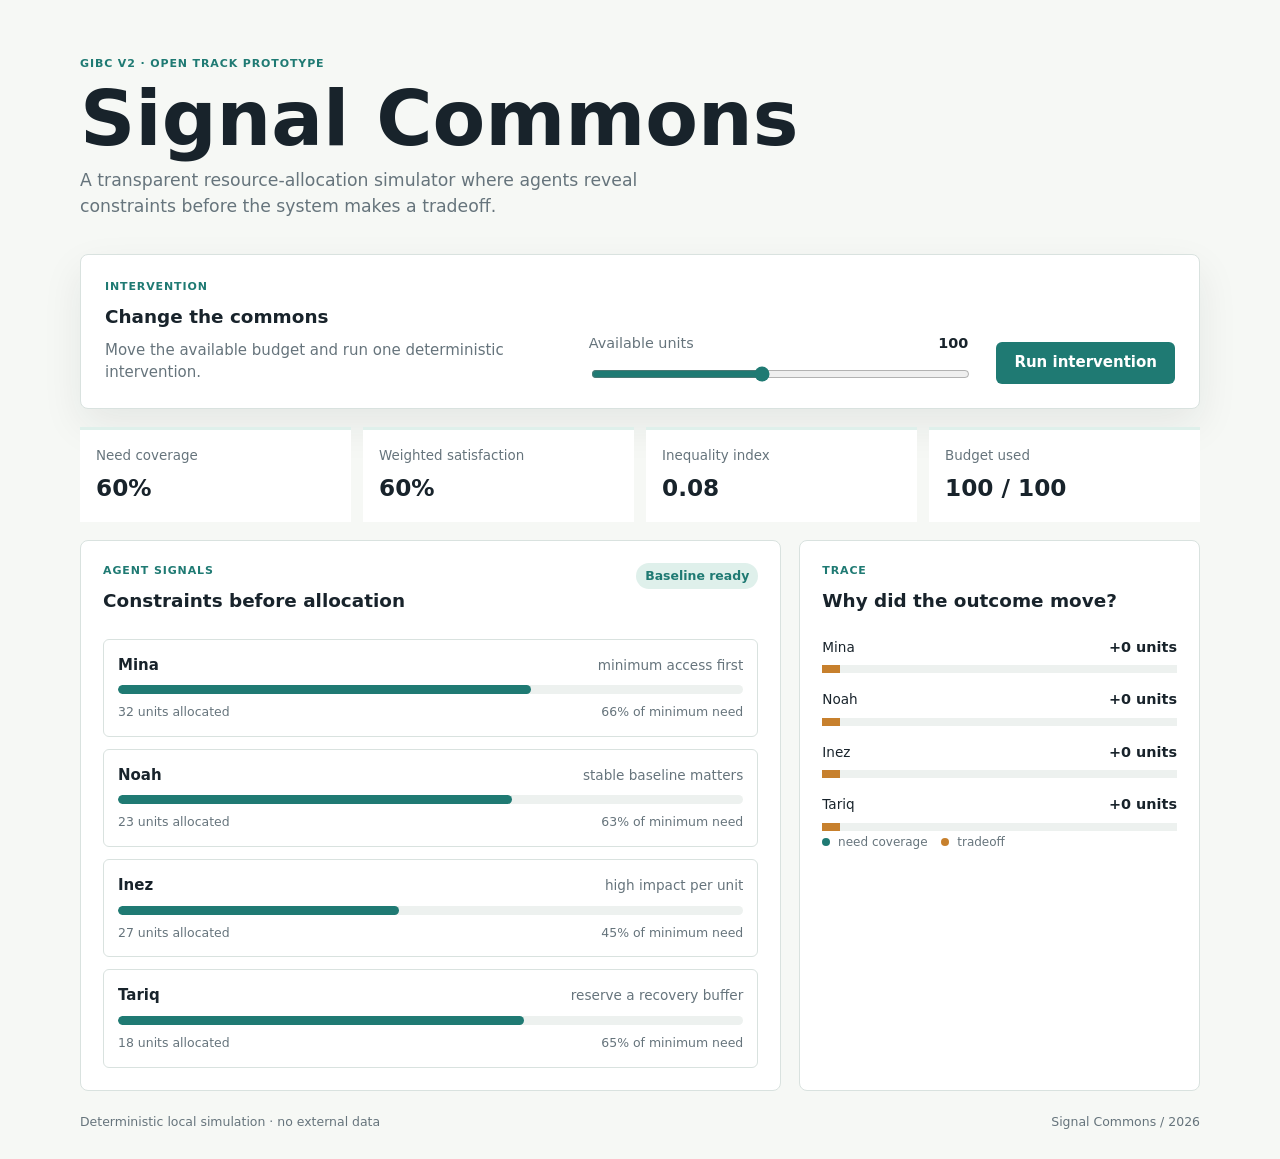
<file: index.html>
<!doctype html>
<html lang="en">
<head>
  <meta charset="utf-8">
  <meta name="viewport" content="width=device-width, initial-scale=1">
  <title>Signal Commons</title>
  <link rel="stylesheet" href="styles.css">
</head>
<body>
  <main class="shell">
    <header class="hero">
      <p class="eyebrow">GIBC V2 · OPEN TRACK PROTOTYPE</p>
      <h1>Signal Commons</h1>
      <p class="lede">A transparent resource-allocation simulator where agents reveal constraints before the system makes a tradeoff.</p>
    </header>

    <section class="controls" aria-labelledby="controls-title">
      <div>
        <p class="eyebrow">INTERVENTION</p>
        <h2 id="controls-title">Change the commons</h2>
        <p class="muted">Move the available budget and run one deterministic intervention.</p>
      </div>
      <label class="budget-control">
        <span>Available units <output id="budget-output">100</output></span>
        <input id="budget" type="range" min="35" max="180" value="100" step="5">
      </label>
      <button id="run" type="button">Run intervention</button>
    </section>

    <section class="metrics" aria-label="System metrics">
      <article><span>Need coverage</span><strong id="coverage">0%</strong></article>
      <article><span>Weighted satisfaction</span><strong id="satisfaction">0%</strong></article>
      <article><span>Inequality index</span><strong id="inequality">0.00</strong></article>
      <article><span>Budget used</span><strong id="used">0 / 0</strong></article>
    </section>

    <section class="workspace">
      <div class="panel">
        <div class="panel-heading">
          <div>
            <p class="eyebrow">AGENT SIGNALS</p>
            <h2>Constraints before allocation</h2>
          </div>
          <span class="status" id="status">Baseline ready</span>
        </div>
        <div id="agent-list" class="agent-list"></div>
      </div>

      <aside class="panel comparison">
        <p class="eyebrow">TRACE</p>
        <h2>Why did the outcome move?</h2>
        <div id="trace" class="trace"></div>
        <div class="legend"><span class="dot need"></span> need coverage <span class="dot tradeoff"></span> tradeoff</div>
      </aside>
    </section>

    <footer>
      <span>Deterministic local simulation · no external data</span>
      <span>Signal Commons / 2026</span>
    </footer>
  </main>
  <script src="app.js"></script>
</body>
</html>
</file>
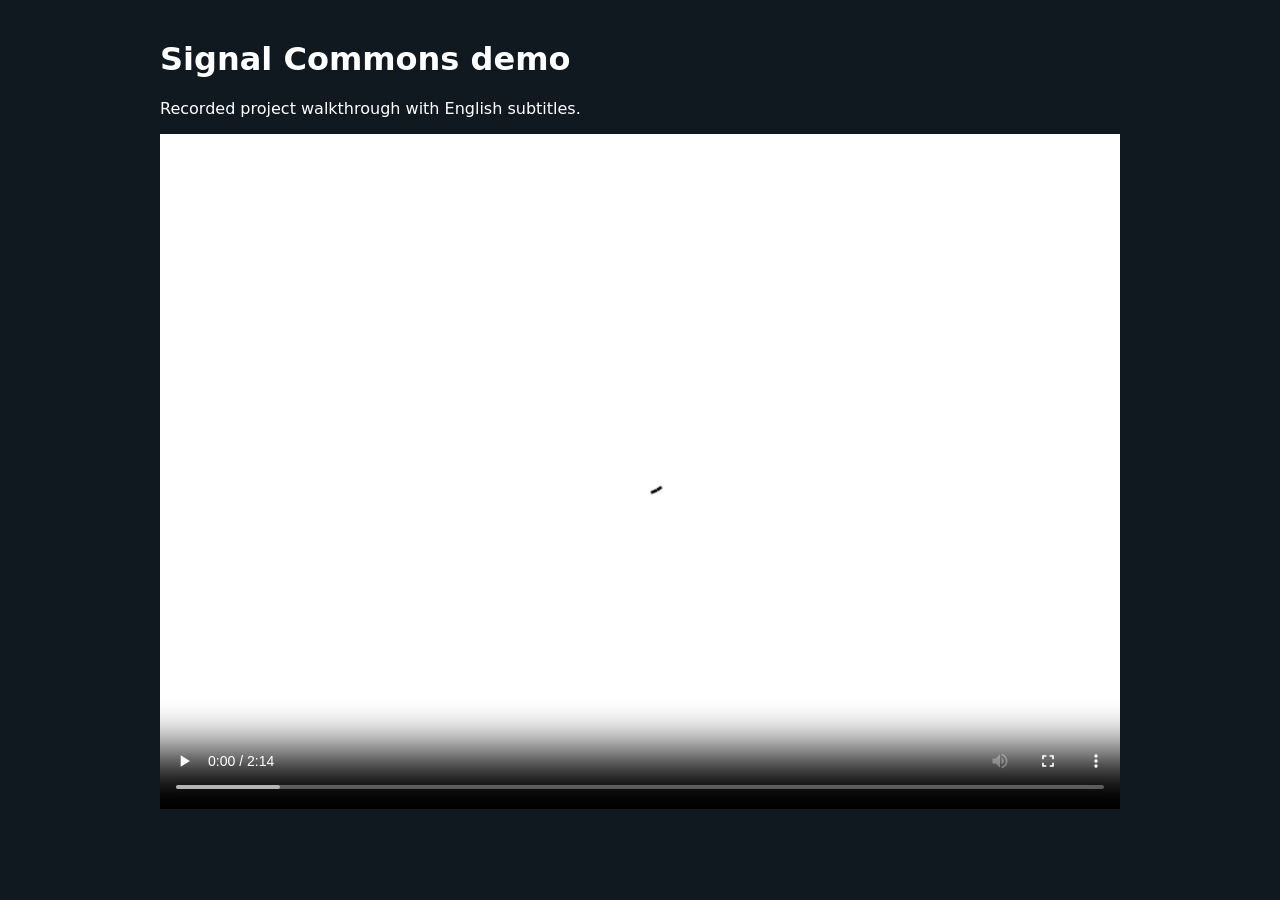
<file: demo-video.html>
<!doctype html>
<html lang="en">
<head><meta charset="utf-8"><meta name="viewport" content="width=device-width,initial-scale=1"><title>Signal Commons demo</title></head>
<body style="margin:0;background:#101820;color:#fff;font:16px system-ui,sans-serif"><main style="max-width:960px;margin:40px auto;padding:0 20px"><h1>Signal Commons demo</h1><p>Recorded project walkthrough with English subtitles.</p><video controls preload="metadata" width="100%" src="demo-video.webm"></video></main></body>
</html>
</file>
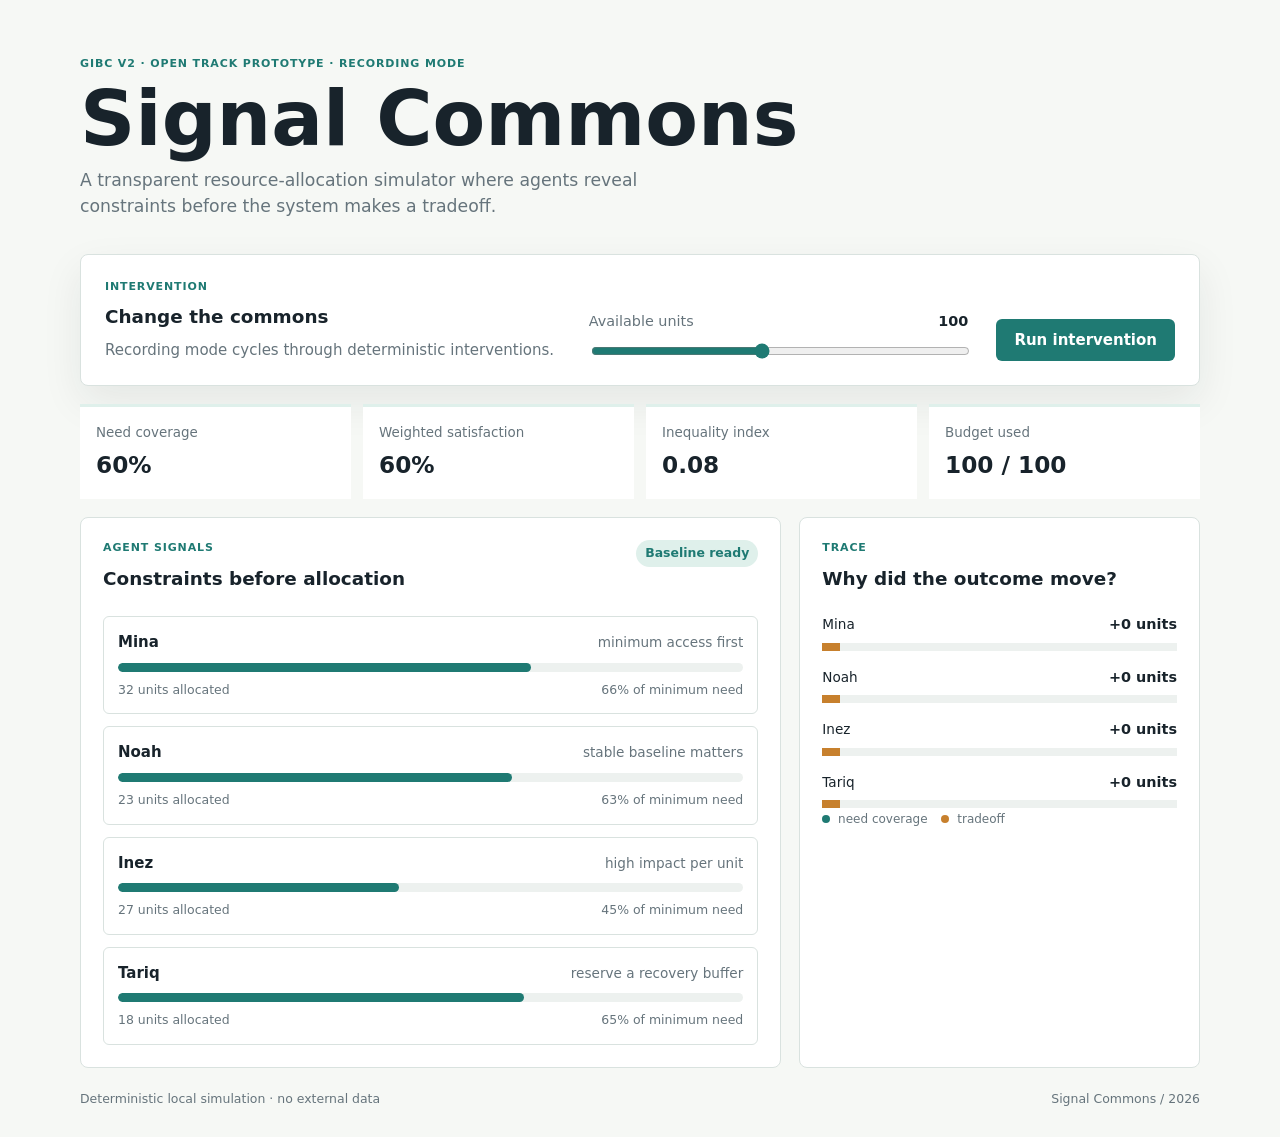
<file: recording.html>
<!doctype html>
<html lang="en">
<head>
  <meta charset="utf-8">
  <meta name="viewport" content="width=device-width, initial-scale=1">
  <title>Signal Commons · Recording Mode</title>
  <link rel="stylesheet" href="styles.css">
</head>
<body>
  <main class="shell">
    <header class="hero">
      <p class="eyebrow">GIBC V2 · OPEN TRACK PROTOTYPE · RECORDING MODE</p>
      <h1>Signal Commons</h1>
      <p class="lede">A transparent resource-allocation simulator where agents reveal constraints before the system makes a tradeoff.</p>
    </header>
    <section class="controls" aria-labelledby="controls-title">
      <div><p class="eyebrow">INTERVENTION</p><h2 id="controls-title">Change the commons</h2><p class="muted">Recording mode cycles through deterministic interventions.</p></div>
      <label class="budget-control"><span>Available units <output id="budget-output">100</output></span><input id="budget" type="range" min="35" max="180" value="100" step="5"></label>
      <button id="run" type="button">Run intervention</button>
    </section>
    <section class="metrics" aria-label="System metrics"><article><span>Need coverage</span><strong id="coverage">0%</strong></article><article><span>Weighted satisfaction</span><strong id="satisfaction">0%</strong></article><article><span>Inequality index</span><strong id="inequality">0.00</strong></article><article><span>Budget used</span><strong id="used">0 / 0</strong></article></section>
    <section class="workspace"><div class="panel"><div class="panel-heading"><div><p class="eyebrow">AGENT SIGNALS</p><h2>Constraints before allocation</h2></div><span class="status" id="status">Baseline ready</span></div><div id="agent-list" class="agent-list"></div></div><aside class="panel comparison"><p class="eyebrow">TRACE</p><h2>Why did the outcome move?</h2><div id="trace" class="trace"></div><div class="legend"><span class="dot need"></span> need coverage <span class="dot tradeoff"></span> tradeoff</div></aside></section>
    <footer><span>Deterministic local simulation · no external data</span><span>Signal Commons / 2026</span></footer>
  </main>
  <script src="app.js"></script>
</body>
</html>
</file>
<file: styles.css>
:root {
  color-scheme: light;
  --ink: #18232b;
  --muted: #66747c;
  --line: #d9e2df;
  --paper: #f6f8f5;
  --panel: #ffffff;
  --teal: #1f7a73;
  --teal-soft: #dff0eb;
  --amber: #c7802d;
  --shadow: 0 16px 40px rgba(24, 35, 43, .08);
}

* { box-sizing: border-box; }
body { margin: 0; background: var(--paper); color: var(--ink); font: 15px/1.5 system-ui, -apple-system, "Segoe UI", sans-serif; }
.shell { width: min(1120px, calc(100% - 40px)); margin: 0 auto; padding: 56px 0 28px; }
.hero { max-width: 720px; padding-bottom: 34px; }
.eyebrow { margin: 0 0 8px; color: var(--teal); font-size: 11px; font-weight: 750; letter-spacing: .08em; }
h1, h2, p { margin-top: 0; }
h1 { margin-bottom: 12px; font-size: clamp(2.5rem, 6vw, 5rem); line-height: .98; letter-spacing: 0; }
h2 { margin-bottom: 8px; font-size: 1.15rem; letter-spacing: 0; }
.lede { max-width: 620px; margin-bottom: 0; color: var(--muted); font-size: 1.08rem; }
.controls, .panel { border: 1px solid var(--line); border-radius: 8px; background: var(--panel); box-shadow: var(--shadow); }
.controls { display: grid; grid-template-columns: 1.2fr 1fr auto; gap: 28px; align-items: end; padding: 24px; }
.muted { margin-bottom: 0; color: var(--muted); }
.budget-control { display: grid; gap: 9px; color: var(--muted); font-size: .9rem; }
.budget-control span { display: flex; justify-content: space-between; gap: 12px; }
output { color: var(--ink); font-weight: 750; }
input[type="range"] { width: 100%; accent-color: var(--teal); }
button { min-height: 42px; border: 0; border-radius: 6px; padding: 0 18px; background: var(--teal); color: #fff; font: inherit; font-weight: 700; cursor: pointer; }
button:hover { background: #155e59; }
.metrics { display: grid; grid-template-columns: repeat(4, 1fr); gap: 12px; margin: 18px 0; }
.metrics article { display: grid; gap: 5px; padding: 16px; border-top: 3px solid var(--teal-soft); background: #fff; }
.metrics span { color: var(--muted); font-size: .84rem; }
.metrics strong { font-size: 1.45rem; }
.workspace { display: grid; grid-template-columns: 1.4fr .8fr; gap: 18px; }
.panel { padding: 22px; box-shadow: none; }
.panel-heading { display: flex; align-items: start; justify-content: space-between; gap: 16px; margin-bottom: 16px; }
.status { white-space: nowrap; border-radius: 999px; padding: 4px 9px; background: var(--teal-soft); color: var(--teal); font-size: .78rem; font-weight: 700; }
.agent-list { display: grid; gap: 12px; }
.agent { display: grid; gap: 9px; padding: 14px; border: 1px solid var(--line); border-radius: 6px; }
.agent-top { display: flex; align-items: baseline; justify-content: space-between; gap: 12px; }
.agent-name { font-weight: 750; }
.agent-signal { color: var(--muted); font-size: .85rem; }
.bar { height: 9px; overflow: hidden; border-radius: 999px; background: #edf1ef; }
.bar > span { display: block; height: 100%; border-radius: inherit; background: var(--teal); transition: width .35s ease; }
.agent-meta { display: flex; justify-content: space-between; color: var(--muted); font-size: .78rem; }
.trace { display: grid; gap: 14px; min-height: 210px; padding-top: 14px; }
.trace-row { display: grid; gap: 5px; }
.trace-label { display: flex; justify-content: space-between; gap: 10px; font-size: .85rem; }
.trace-label strong { font-size: .9rem; }
.trace-bar { height: 8px; background: #edf1ef; }
.trace-bar span { display: block; height: 100%; background: var(--amber); }
.legend { color: var(--muted); font-size: .75rem; }
.dot { display: inline-block; width: 8px; height: 8px; margin: 0 4px 0 10px; border-radius: 50%; background: var(--teal); }
.dot:first-child { margin-left: 0; }
.dot.tradeoff { background: var(--amber); }
footer { display: flex; justify-content: space-between; gap: 12px; margin-top: 22px; color: var(--muted); font-size: .78rem; }
@media (max-width: 760px) {
  .shell { width: min(100% - 24px, 620px); padding-top: 32px; }
  .controls, .workspace { grid-template-columns: 1fr; }
  .metrics { grid-template-columns: repeat(2, 1fr); }
  footer { flex-direction: column; }
}
</file>
